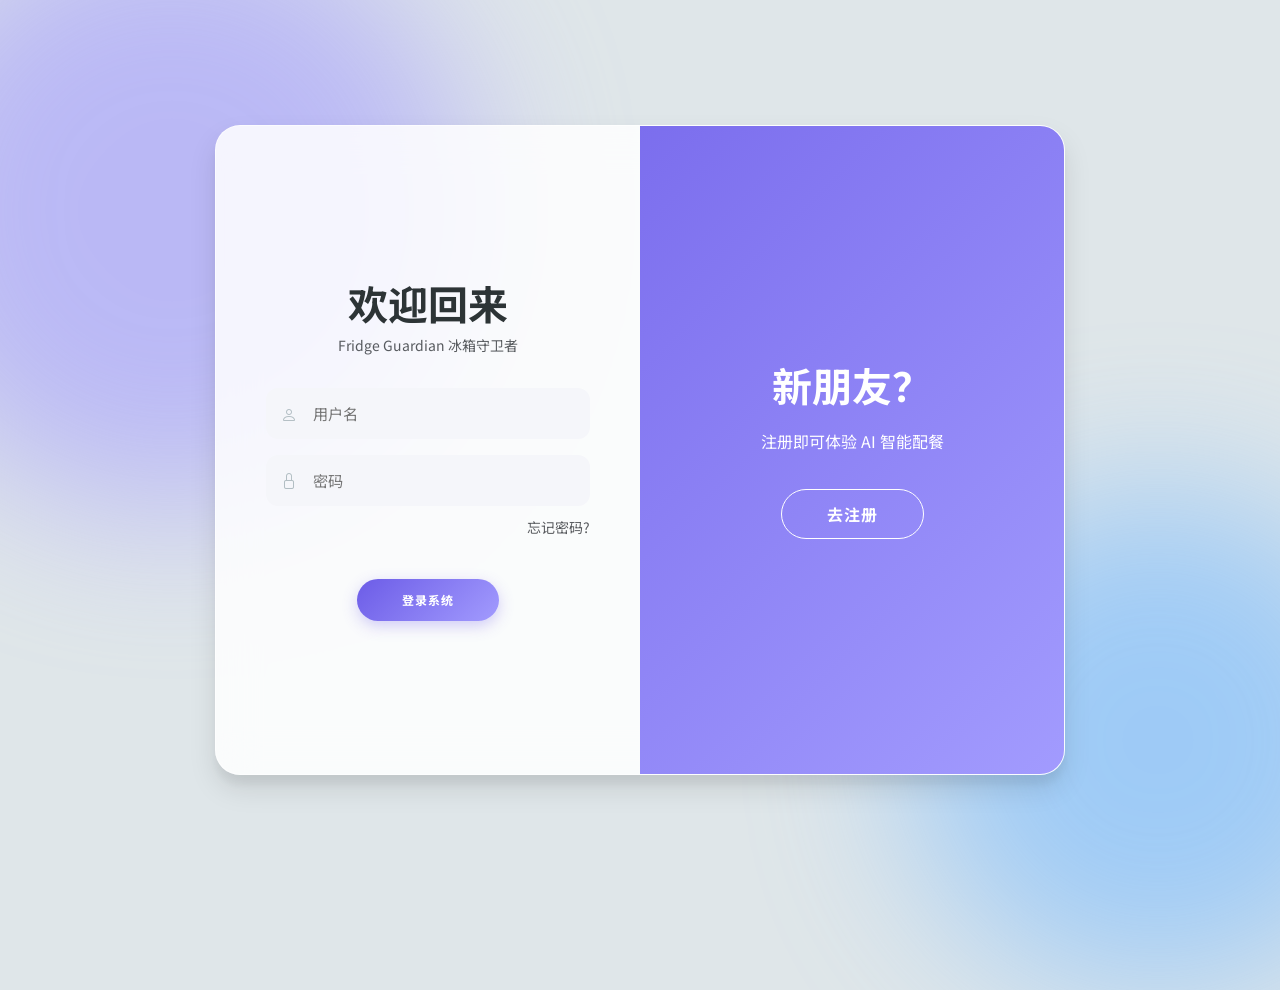
<file: src/main/resources/templates/login.html>
<!doctype html>
<html lang="zh-CN">
  <head>
    <meta charset="UTF-8" />
    <meta name="viewport" content="width=device-width, initial-scale=1.0" />
    <title>登录 - 冰箱守卫者</title>
    <link
      href="https://fonts.googleapis.com/css2?family=Noto+Sans+SC:wght@300;400;500;700&display=swap"
      rel="stylesheet"
    />
    <link
      href="https://cdn.jsdelivr.net/npm/bootstrap@5.3.0/dist/css/bootstrap.min.css"
      rel="stylesheet"
    />
    <link
      href="https://cdn.jsdelivr.net/npm/bootstrap-icons@1.11.0/font/bootstrap-icons.css"
      rel="stylesheet"
    />

    <style>
      :root {
        --primary-gradient: linear-gradient(135deg, #6c5ce7 0%, #a29bfe 100%);
        --glass-bg: rgba(255, 255, 255, 0.85);
        --glass-border: rgba(255, 255, 255, 0.6);
        --success-color: #00b894;
        --error-color: #ff7675;
      }

      body {
        background-color: #dfe6e9;
        font-family: "Noto Sans SC", sans-serif;
        display: flex;
        justify-content: center;
        align-items: center;
        flex-direction: column;
        height: 100vh;
        margin: 0;
        overflow: hidden;
        position: relative;
      }

      /* 动态背景 */
      .background-blobs {
        position: absolute;
        width: 100%;
        height: 100%;
        z-index: -1;
      }
      .blob {
        position: absolute;
        border-radius: 50%;
        filter: blur(80px);
        opacity: 0.6;
        animation: float 15s infinite ease-in-out;
      }
      .blob-1 {
        top: -10%;
        left: -10%;
        width: 600px;
        height: 600px;
        background: #a29bfe;
      }
      .blob-2 {
        bottom: -10%;
        right: -10%;
        width: 500px;
        height: 500px;
        background: #74b9ff;
        animation-delay: 2s;
      }
      @keyframes float {
        0%,
        100% {
          transform: translate(0, 0);
        }
        50% {
          transform: translate(50px, -50px);
        }
      }

      /* === 核心容器 === */
      .container-box {
        background: var(--glass-bg);
        backdrop-filter: blur(20px);
        border-radius: 25px;
        box-shadow:
          0 14px 28px rgba(0, 0, 0, 0.1),
          0 10px 10px rgba(0, 0, 0, 0.05);
        position: relative;
        overflow: hidden;
        width: 850px;
        max-width: 100%;
        min-height: 650px;
        border: 1px solid var(--glass-border);
      }

      .form-container {
        position: absolute;
        top: 0;
        height: 100%;
        transition: all 0.6s ease-in-out;
      }

      /* === 布局逻辑 === */
      .sign-in-container {
        left: 0;
        width: 50%;
        z-index: 2;
        opacity: 1;
      }
      .container-box.right-panel-active .sign-in-container {
        transform: translateX(100%);
        opacity: 0;
        z-index: 1;
      }

      .sign-up-container {
        left: 0;
        width: 50%;
        opacity: 0;
        z-index: 1;
      }
      .container-box.right-panel-active .sign-up-container {
        transform: translateX(100%);
        opacity: 1;
        z-index: 5;
        animation: show 0.6s;
      }

      @keyframes show {
        0%,
        49.99% {
          opacity: 0;
          z-index: 1;
        }
        50%,
        100% {
          opacity: 1;
          z-index: 5;
        }
      }

      /* === 表单元素 === */
      form {
        background: transparent;
        display: flex;
        align-items: center;
        justify-content: center;
        flex-direction: column;
        padding: 0 50px;
        height: 100%;
        text-align: center;
      }
      h1 {
        font-weight: bold;
        margin-bottom: 20px;
        color: #2d3436;
      }

      .input-group-custom {
        position: relative;
        width: 100%;
        margin: 8px 0;
      }
      .input-group-custom i {
        position: absolute;
        left: 15px;
        top: 50%;
        transform: translateY(-50%);
        color: #b2bec3;
        transition: 0.3s;
      }

      input {
        background-color: #f5f6fa;
        border: 2px solid transparent;
        padding: 12px 15px 12px 45px;
        width: 100%;
        border-radius: 12px;
        outline: none;
        font-size: 0.95rem;
        transition: 0.3s;
      }
      input:focus {
        background-color: #fff;
        border-color: #6c5ce7;
        box-shadow: 0 0 0 4px rgba(108, 92, 231, 0.1);
      }
      input:focus + i {
        color: #6c5ce7;
      }

      .btn-grad {
        background: var(--primary-gradient);
        color: #ffffff;
        font-size: 12px;
        font-weight: bold;
        padding: 12px 45px;
        letter-spacing: 1px;
        text-transform: uppercase;
        border: none;
        border-radius: 50px;
        cursor: pointer;
        transition: all 0.3s;
        margin-top: 25px;
        box-shadow: 0 5px 15px rgba(108, 92, 231, 0.3);
      }
      .btn-grad:hover {
        box-shadow: 0 8px 20px rgba(108, 92, 231, 0.4);
        transform: translateY(-2px);
      }
      .btn-grad:active {
        transform: scale(0.95);
      }

      /* === 遮罩层 === */
      .overlay-container {
        position: absolute;
        top: 0;
        left: 50%;
        width: 50%;
        height: 100%;
        overflow: hidden;
        transition: transform 0.6s ease-in-out;
        z-index: 100;
      }
      .container-box.right-panel-active .overlay-container {
        transform: translateX(-100%);
      }

      .overlay {
        background: var(--primary-gradient);
        background-repeat: no-repeat;
        background-size: cover;
        background-position: 0 0;
        color: #ffffff;
        position: relative;
        left: -100%;
        height: 100%;
        width: 200%;
        transform: translateX(0);
        transition: transform 0.6s ease-in-out;
      }
      .container-box.right-panel-active .overlay {
        transform: translateX(50%);
      }

      .overlay-panel {
        position: absolute;
        display: flex;
        align-items: center;
        justify-content: center;
        flex-direction: column;
        padding: 0 40px;
        text-align: center;
        top: 0;
        height: 100%;
        width: 50%;
        transform: translateX(0);
        transition: transform 0.6s ease-in-out;
      }
      .overlay-left {
        transform: translateX(-20%);
      }
      .container-box.right-panel-active .overlay-left {
        transform: translateX(0);
      }
      .overlay-right {
        right: 0;
        transform: translateX(0);
      }
      .container-box.right-panel-active .overlay-right {
        transform: translateX(20%);
      }

      .btn-ghost {
        background-color: transparent;
        border: 1px solid #fff;
        color: white;
        border-radius: 50px;
        padding: 12px 45px;
        font-weight: bold;
        letter-spacing: 1px;
        text-transform: uppercase;
        margin-top: 20px;
        transition: 0.3s;
      }
      .btn-ghost:hover {
        background: rgba(255, 255, 255, 0.2);
      }

      /* === [新增] 美化提示框 (Toast) === */
      .toast-container {
        position: fixed;
        top: 20px;
        left: 50%;
        transform: translateX(-50%);
        z-index: 9999;
        display: flex;
        flex-direction: column;
        gap: 10px;
        pointer-events: none;
      }
      .custom-toast {
        background: rgba(255, 255, 255, 0.95);
        backdrop-filter: blur(10px);
        padding: 12px 24px;
        border-radius: 12px;
        box-shadow: 0 5px 20px rgba(0, 0, 0, 0.15);
        display: flex;
        align-items: center;
        gap: 12px;
        min-width: 300px;
        animation: slideDown 0.3s cubic-bezier(0.18, 0.89, 0.32, 1.28) forwards;
        border-left: 5px solid #ccc;
        pointer-events: auto;
      }
      .custom-toast.success {
        border-left-color: var(--success-color);
      }
      .custom-toast.success i {
        color: var(--success-color);
      }
      .custom-toast.error {
        border-left-color: var(--error-color);
      }
      .custom-toast.error i {
        color: var(--error-color);
      }

      .toast-content {
        font-size: 0.95rem;
        font-weight: 500;
        color: #2d3436;
      }

      @keyframes slideDown {
        from {
          transform: translateY(-100%);
          opacity: 0;
        }
        to {
          transform: translateY(0);
          opacity: 1;
        }
      }
      @keyframes fadeOut {
        to {
          opacity: 0;
          transform: translateY(-20px);
        }
      }

      /* === [新增] 美化确认弹窗 (Modal) === */
      .custom-modal-overlay {
        position: fixed;
        top: 0;
        left: 0;
        width: 100%;
        height: 100%;
        background: rgba(0, 0, 0, 0.4);
        backdrop-filter: blur(4px);
        z-index: 10000;
        display: none;
        justify-content: center;
        align-items: center;
        animation: fadeIn 0.2s ease-out;
      }
      .custom-modal {
        background: white;
        width: 90%;
        max-width: 400px;
        border-radius: 20px;
        padding: 30px;
        text-align: center;
        box-shadow: 0 15px 40px rgba(0, 0, 0, 0.2);
        animation: popIn 0.3s cubic-bezier(0.18, 0.89, 0.32, 1.28);
      }
      .modal-icon {
        width: 60px;
        height: 60px;
        background: #e0f7fa;
        color: #00cec9;
        border-radius: 50%;
        display: flex;
        align-items: center;
        justify-content: center;
        font-size: 1.8rem;
        margin: 0 auto 20px;
      }
      .modal-btns {
        display: flex;
        justify-content: center;
        gap: 15px;
        margin-top: 25px;
      }
      .btn-modal {
        padding: 10px 25px;
        border-radius: 10px;
        border: none;
        font-weight: 600;
        cursor: pointer;
        transition: 0.2s;
      }
      .btn-modal-cancel {
        background: #f1f2f6;
        color: #636e72;
      }
      .btn-modal-cancel:hover {
        background: #dfe4ea;
      }
      .btn-modal-confirm {
        background: #6c5ce7;
        color: white;
      }
      .btn-modal-confirm:hover {
        background: #a29bfe;
      }

      @keyframes fadeIn {
        from {
          opacity: 0;
        }
        to {
          opacity: 1;
        }
      }
      @keyframes popIn {
        from {
          transform: scale(0.8);
          opacity: 0;
        }
        to {
          transform: scale(1);
          opacity: 1;
        }
      }

      /* 响应式 */
      @media (max-width: 768px) {
        .container-box {
          min-height: 700px;
          width: 95%;
        }
        .form-container {
          width: 100%;
          position: relative;
          height: auto;
          padding: 40px 0;
        }
        .overlay-container {
          display: none;
        }
        .sign-in-container {
          display: flex;
          z-index: 5;
          opacity: 1;
        }
        .sign-up-container {
          display: none;
          opacity: 0;
        }
        .container-box.mobile-toggle .sign-in-container {
          display: none;
        }
        .container-box.mobile-toggle .sign-up-container {
          display: flex;
          opacity: 1;
          animation: none;
        }
      }
    </style>
  </head>
  <body>
    <div class="background-blobs">
      <div class="blob blob-1"></div>
      <div class="blob blob-2"></div>
    </div>

    <div id="toast-container" class="toast-container"></div>

    <div id="custom-modal" class="custom-modal-overlay">
      <div class="custom-modal">
        <div class="modal-icon"><i class="bi bi-question-lg"></i></div>
        <h4 class="fw-bold mb-2">忘记密码了？</h4>
        <p class="text-muted small">
          为了账号安全，我们暂不支持直接找回密码。<br />建议您直接重新注册一个新账号。
        </p>
        <div class="modal-btns">
          <button class="btn-modal btn-modal-cancel" onclick="closeModal()">
            算了
          </button>
          <button class="btn-modal btn-modal-confirm" onclick="confirmSwitch()">
            去注册
          </button>
        </div>
      </div>
    </div>

    <div class="container-box" id="container">
      <div class="form-container sign-up-container">
        <form onsubmit="doRegister(event)">
          <h1>创建账户</h1>
          <span class="small text-muted mb-3">加入我们，开始智能管理</span>

          <div class="input-group-custom">
            <input
              type="text"
              id="r_username"
              placeholder="用户名"
              required
              autocomplete="username"
            />
            <i class="bi bi-person"></i>
          </div>
          <div class="input-group-custom">
            <input
              type="email"
              id="r_email"
              placeholder="邮箱"
              required
              autocomplete="email"
            />
            <i class="bi bi-envelope"></i>
          </div>
          <div class="input-group-custom">
            <input
              type="password"
              id="r_password"
              placeholder="设置密码"
              required
              autocomplete="new-password"
            />
            <i class="bi bi-lock"></i>
          </div>
          <div class="input-group-custom">
            <input
              type="password"
              id="r_confirm_password"
              placeholder="确认密码"
              required
              autocomplete="new-password"
            />
            <i class="bi bi-shield-lock"></i>
          </div>

          <button class="btn-grad">立即注册</button>
          <button
            type="button"
            class="btn btn-link text-muted d-md-none mt-3"
            onclick="toggleMobile()"
          >
            已有账号？去登录
          </button>
        </form>
      </div>

      <div class="form-container sign-in-container">
        <form onsubmit="doLogin(event)">
          <h1 class="mb-2">欢迎回来</h1>
          <p class="text-muted small mb-4">Fridge Guardian 冰箱守卫者</p>

          <div class="input-group-custom">
            <input
              type="text"
              id="l_username"
              placeholder="用户名"
              required
              autocomplete="username"
            />
            <i class="bi bi-person"></i>
          </div>
          <div class="input-group-custom">
            <input
              type="password"
              id="l_password"
              placeholder="密码"
              required
              autocomplete="current-password"
            />
            <i class="bi bi-lock"></i>
          </div>

          <div class="text-end w-100 mb-3">
            <a
              href="#"
              onclick="showForgotModal(event)"
              class="text-muted small text-decoration-none"
              title="点击跳转注册"
            >
              忘记密码?
            </a>
          </div>

          <button class="btn-grad">登录系统</button>
          <button
            type="button"
            class="btn btn-link text-muted d-md-none mt-3"
            onclick="toggleMobile()"
          >
            没有账号？去注册
          </button>
        </form>
      </div>

      <div class="overlay-container">
        <div class="overlay">
          <div class="overlay-panel overlay-left">
            <h1 class="text-white">已有账号？</h1>
            <p>请登录以继续管理您的食材</p>
            <button class="btn-ghost" id="signIn">去登录</button>
          </div>
          <div class="overlay-panel overlay-right">
            <h1 class="text-white">新朋友？</h1>
            <p>注册即可体验 AI 智能配餐</p>
            <button class="btn-ghost" id="signUp">去注册</button>
          </div>
        </div>
      </div>
    </div>

    <script>
      const API_BASE = "/api/auth";
      const container = document.getElementById("container");
      const signUpBtn = document.getElementById("signUp");
      const signInBtn = document.getElementById("signIn");

      // 切换动画逻辑
      signUpBtn.addEventListener("click", () => {
        container.classList.add("right-panel-active");
      });
      signInBtn.addEventListener("click", () => {
        container.classList.remove("right-panel-active");
      });

      function toggleMobile() {
        if (window.innerWidth <= 768) {
          container.classList.toggle("mobile-toggle");
        } else {
          container.classList.toggle("right-panel-active");
        }
      }

      // === [新增] 提示框工具函数 ===
      function showToast(message, type = "info") {
        const container = document.getElementById("toast-container");
        const toast = document.createElement("div");
        toast.className = `custom-toast ${type}`;

        let icon = "bi-info-circle-fill";
        if (type === "success") icon = "bi-check-circle-fill";
        if (type === "error") icon = "bi-exclamation-circle-fill";

        toast.innerHTML = `<i class="bi ${icon} fs-5"></i><span class="toast-content">${message}</span>`;

        container.appendChild(toast);

        // 3秒后移除
        setTimeout(() => {
          toast.style.animation = "fadeOut 0.3s ease-out forwards";
          toast.addEventListener("animationend", () => toast.remove());
        }, 3000);
      }

      // === [新增] Modal 交互逻辑 ===
      const modal = document.getElementById("custom-modal");
      function showForgotModal(e) {
        e.preventDefault();
        modal.style.display = "flex";
      }
      function closeModal() {
        modal.style.display = "none";
      }
      function confirmSwitch() {
        closeModal();
        // 触发切换动画
        if (window.innerWidth <= 768) {
          container.classList.add("mobile-toggle");
        } else {
          container.classList.add("right-panel-active");
        }
      }

      // === 登录逻辑 ===
      async function doLogin(e) {
        e.preventDefault();
        const btn = e.target.querySelector("button.btn-grad");
        const originalText = btn.innerText;
        btn.innerText = "登录中...";
        btn.disabled = true;

        const username = document.getElementById("l_username").value;
        const password = document.getElementById("l_password").value;

        try {
          const res = await fetch(`${API_BASE}/login`, {
            method: "POST",
            headers: { "Content-Type": "application/json" },
            body: JSON.stringify({ username, password }),
          });
          const result = await res.json();
          console.log("Login response:", result);
          if (result.code === 200) {
            const token = result.data.token;
            const usernameSaved = result.data.username;

            localStorage.setItem("fg_token", token);
            localStorage.setItem("fg_user", usernameSaved);
            sessionStorage.setItem("fg_token", token);
            sessionStorage.setItem("fg_user", usernameSaved);

            console.log("Token saved to localStorage:", token);
            console.log("Username saved to localStorage:", usernameSaved);
            console.log("Token saved to sessionStorage:", token);
            console.log("Username saved to sessionStorage:", usernameSaved);

            console.log(
              "localStorage token check:",
              localStorage.getItem("fg_token"),
            );
            console.log(
              "sessionStorage token check:",
              sessionStorage.getItem("fg_token"),
            );

            showToast("登录成功，欢迎回来！", "success");
            setTimeout(() => {
              console.log("About to redirect to /");
              window.location.href = "/";
            }, 1000);
          } else {
            showToast(result.message || "登录失败", "error");
            resetBtn();
          }
        } catch (err) {
          console.error("Login error:", err);
          showToast("网络连接失败，请检查服务", "error");
          resetBtn();
        }

        function resetBtn() {
          btn.innerText = originalText;
          btn.disabled = false;
        }
      }

      // === 注册逻辑 ===
      async function doRegister(e) {
        e.preventDefault();
        const btn = e.target.querySelector("button.btn-grad");
        const originalText = btn.innerText;
        btn.innerText = "注册中...";
        btn.disabled = true;

        const username = document.getElementById("r_username").value;
        const password = document.getElementById("r_password").value;
        const confirmPassword =
          document.getElementById("r_confirm_password").value;
        const email = document.getElementById("r_email").value;

        if (password !== confirmPassword) {
          showToast("两次输入的密码不一致，请检查！", "error");
          btn.innerText = originalText;
          btn.disabled = false;
          return;
        }

        try {
          const res = await fetch(`${API_BASE}/register`, {
            method: "POST",
            headers: { "Content-Type": "application/json" },
            body: JSON.stringify({ username, password, email }),
          });
          const result = await res.json();
          if (result.code === 200) {
            showToast("注册成功！请登录体验", "success");
            // 自动切回登录
            if (window.innerWidth <= 768) {
              container.classList.remove("mobile-toggle");
            } else {
              container.classList.remove("right-panel-active");
            }
            e.target.reset();
          } else {
            showToast(result.message || "注册失败", "error");
          }
        } catch (err) {
          showToast("网络错误，请稍后再试", "error");
        }

        btn.innerText = originalText;
        btn.disabled = false;
      }
    </script>
  </body>
</html>
</file>
